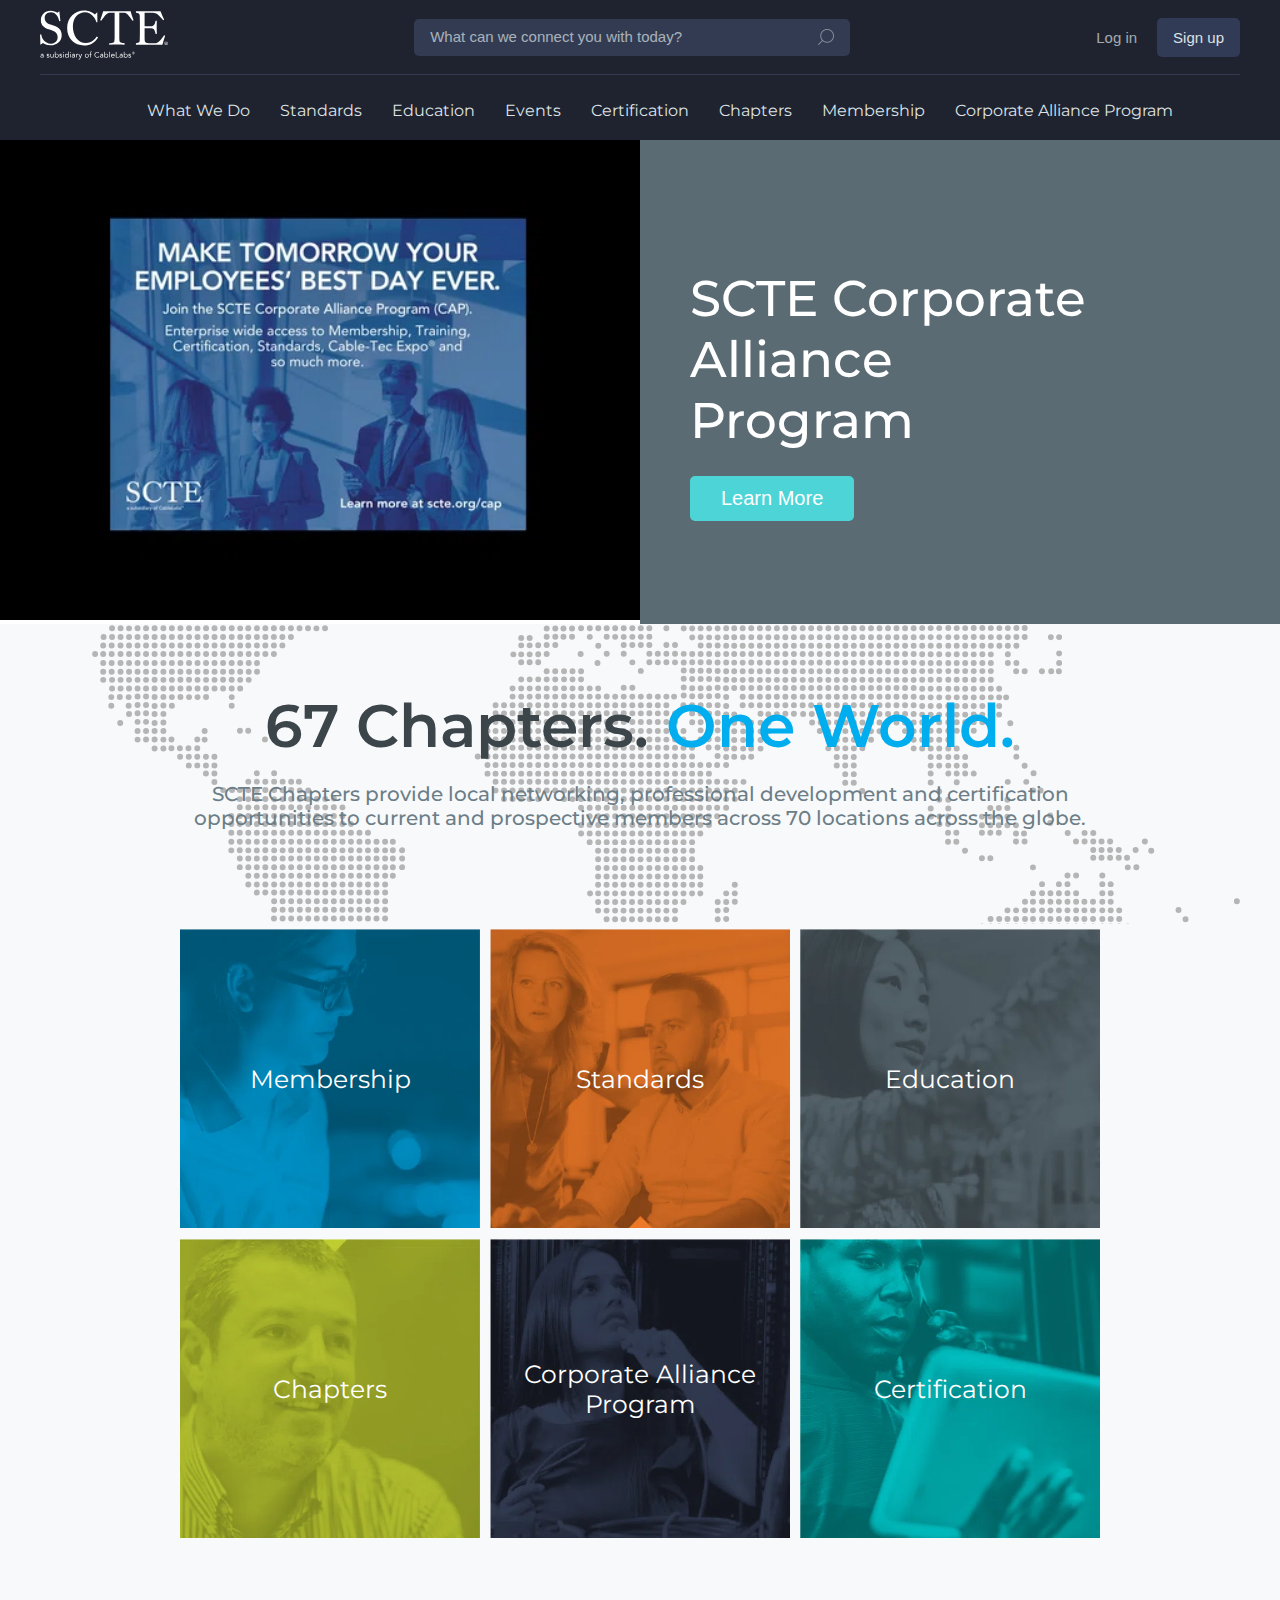
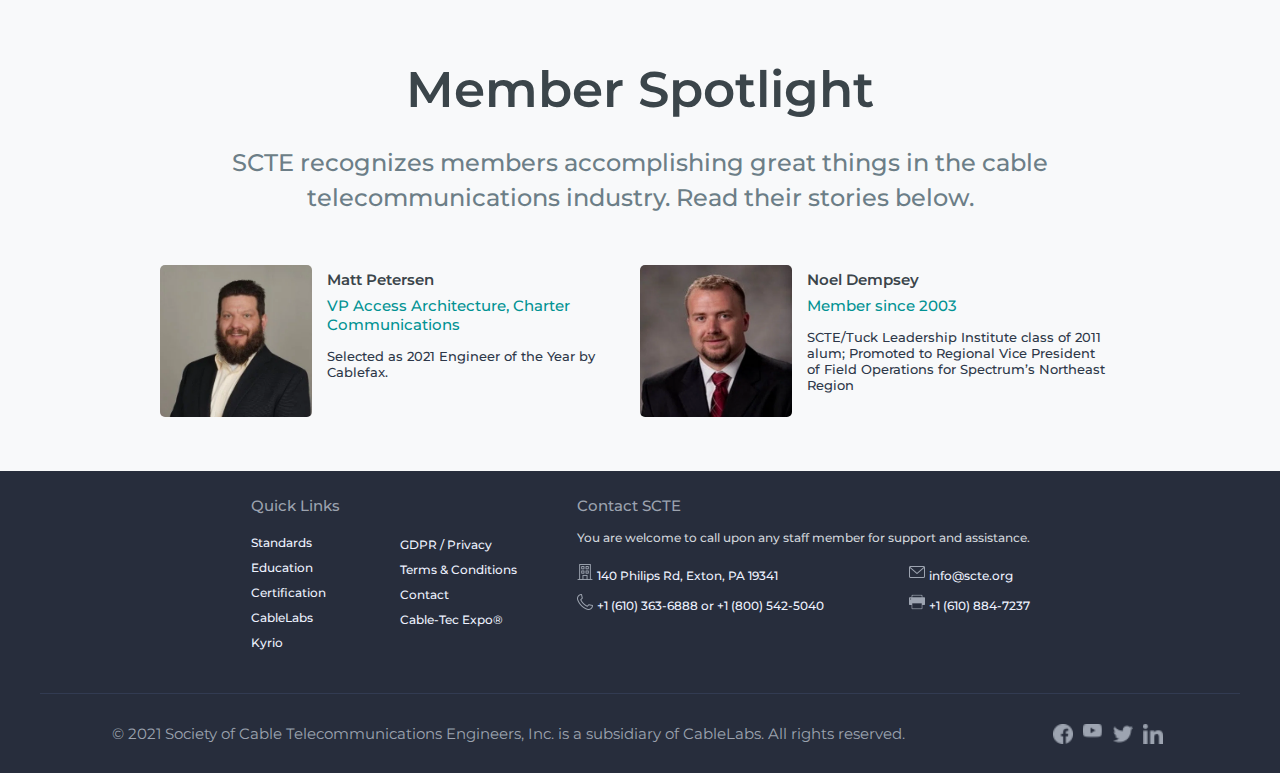
<file: index.html>
<!DOCTYPE html>
<html lang="en">
  <head>
    <link rel="stylesheet" href="./assets/style/scte.css" />
    <title>SCTE</title>
    <meta charset="UTF-8" />
    <meta http-equiv="X-UA-Compatible" content="IE=edge" />
    <meta name="viewport" content="width=device-width, initial-scale=1.0" />
    <title>Document</title>
    <link rel="preconnect" href="https://fonts.googleapis.com" />
    <link rel="preconnect" href="https://fonts.gstatic.com" crossorigin />
    <link
      href="https://fonts.googleapis.com/css2?family=Montserrat:wght@300;400;500;600;700&display=swap"
      rel="stylesheet"
    />
    <link
      href="https://fonts.googleapis.com/css2?family=Roboto:wght@300;400;500;700&display=swap"
      rel="stylesheet"
    />
  </head>
  <body>
    <!-- main_container_header -->
    <div class="main_container_header">
      <!-- header_logo_form_button -->
      <div class="container header_logo_form_button">
        <!-- right_side_logo -->
        <div class="right_side_logo">
          <img src="./assets/images/logo.svg" />
        </div>
        <!-- middle_form -->
        <div class="middle_form">
          <form>
            <input
              type="text"
              placeholder="What can we connect you with today?"
            />
          </form>
          <!-- form_image -->
          <img src="./assets/images/searching.png" />
        </div>
        <!-- left_side_buttons_div -->
        <div class="left_side_buttons_div">
          <!-- log -->
          <button class="log">Log in</button>
          <button>Sign up</button>
        </div>
      </div>
      <!-- ul_li -->
      <div class="ul_li">
        <!-- just_ul -->
        <ul class="just_ul">
          <li>What We Do</li>
          <li>Standards</li>
          <li>Education</li>
          <li>Events</li>
          <li>Certification</li>
          <li>Chapters</li>
          <li>Membership</li>
          <li>Corporate Alliance Program</li>
        </ul>
      </div>
    </div>
    <!-- responsive_container_for_mobile -->
    <div class="responsive_container_for_mobile">
      <!-- main_div_header -->
      <div class="main_div_header">
        <!-- hamburger_div -->
        <div onclick="navigationMenus()" class="hamburger_div">
          <div class="line"></div>
          <div class="line"></div>
          <div class="line"></div>
        </div>
        <!-- logo -->
        <div class="logo">
          <img src="./assets/images/logo.svg" />
        </div>
        <!-- search_logo -->
        <img class="search_logo" src="./assets/images/searching.png" />
      </div>
    </div>
    <!--background_color_side_nav_lists -->
    <div id="navigations" class="background_color_side_nav_lists">
      <!-- 1nd_main_arrow_and_text_div -->
      <div class="main_arrow_and_text_div">
        <!--1st_arrow_text -->
        <div class="arrow_text">
          <!-- image -->
          <di class="image">
            <img src="./assets/images/right-arrow.png" />
          </di>
          <!-- text -->
          <div class="text">
            <p>What We Do</p>
          </div>
        </div>
      </div>
      <!-- 2nd_main_arrow_and_text_div -->
      <div class="main_arrow_and_text_div">
        <!--2st_arrow_text -->
        <div class="arrow_text">
          <!-- image -->
          <di class="image">
            <img src="./assets/images/right-arrow.png" />
          </di>
          <!-- text -->
          <div class="text">
            <p>Standards</p>
          </div>
        </div>
      </div>
      <!-- 3rd_main_arrow_and_text_div -->
      <div class="main_arrow_and_text_div">
        <!--3rd_arrow_text -->
        <div class="arrow_text">
          <!-- image -->
          <di class="image">
            <img src="./assets/images/right-arrow.png" />
          </di>
          <!-- text -->
          <div class="text">
            <p>Education</p>
          </div>
        </div>
      </div>
      <!-- 4th_main_arrow_and_text_div -->
      <div class="main_arrow_and_text_div">
        <!--4th_arrow_text -->
        <div class="arrow_text">
          <!-- image -->
          <di class="image">
            <img src="./assets/images/right-arrow.png" />
          </di>
          <!-- text -->
          <div class="text">
            <p>Education</p>
          </div>
        </div>
      </div>
      <!-- 5th_main_arrow_and_text_div -->
      <div class="main_arrow_and_text_div">
        <!--5th_arrow_text -->
        <div class="arrow_text">
          <!-- image -->
          <di class="image">
            <img src="./assets/images/right-arrow.png" />
          </di>
          <!-- text -->
          <div class="text">
            <p>Certification</p>
          </div>
        </div>
      </div>
      <!-- 6th_main_arrow_and_text_div -->
      <div class="main_arrow_and_text_div">
        <!--6th_arrow_text -->
        <div class="arrow_text">
          <!-- image -->
          <di class="image">
            <img src="./assets/images/right-arrow.png" />
          </di>
          <!-- text -->
          <div class="text">
            <p>Chapters</p>
          </div>
        </div>
      </div>
      <!-- 7th_main_arrow_and_text_div -->
      <div class="main_arrow_and_text_div">
        <!--7th_arrow_text -->
        <div class="arrow_text">
          <!-- image -->
          <di class="image">
            <img src="./assets/images/right-arrow.png" />
          </di>
          <!-- text -->
          <div class="text">
            <p>Membership</p>
          </div>
        </div>
      </div>
      <!-- 8th_main_arrow_and_text_div -->
      <div class="main_arrow_and_text_div">
        <!--8th_arrow_text -->
        <div class="arrow_text">
          <!-- image -->
          <di class="image">
            <img src="./assets/images/right-arrow.png" />
          </di>
          <!-- text -->
          <div class="text">
            <p>Corporate Alliance Program</p>
          </div>
        </div>
      </div>
      <!-- buttons_div_for responsive -->
      <div class="buttons_div_for_responsive">
        <button class="chnage">LOG IN</button>
        <button class="sign">SIGN UP</button>
      </div>
    </div>
    <!-- main_middle_container -->
    <div class="main_middle_container">
      <!-- image_div -->
      <div class="image_div">
        <img src="./assets/images/capmargins.width-512.format-webp.webp" />
      </div>
      <!-- background_color_button -->
      <div class="background_color_button">
        <!-- heading_button  -->
        <div class="heading_button">
          <h3>SCTE Corporate Alliance Program</h3>
          <button>Learn More</button>
        </div>
      </div>
    </div>
    <!-- background_color_div -->
    <div class="background_color_div">
      <!-- main_container_back_image_h3_text_cards -->
      <div class="container main_container_back_image_h3_text_cards">
        <!-- background_image -->
        <div class="background_image">
          <!-- heading_text -->
          <div class="heading_text">
            <h3 class="change">67 Chapters. <span>One World. </span></h3>
            <p>
              SCTE Chapters provide local networking, professional development
              and certification opportunities to current and prospective members
              across 70 locations across the globe.
            </p>
          </div>
        </div>
      </div>
      <!-- All_cards_div -->
      <div class="container All_cards_div">
        <!-- first_card_div -->
        <div class="first_card_div">
          <!-- back_image -->
          <div class="back_image">
            <p>Membership</p>
          </div>
        </div>
        <!-- second_card_div -->
        <div class="second_card_div">
          <!-- back_image -->
          <div class="back_image">
            <p>Standards</p>
          </div>
        </div>
        <!-- third_card_div -->
        <div class="third_card_div">
          <!-- back_image -->
          <div class="back_image">
            <p>Education</p>
          </div>
        </div>
      </div>
      <div class="container last_three_card_div">
        <!-- fourth_card_div -->
        <div class="fourth_card_div">
          <!-- back_image -->
          <div class="back_image">
            <p>Chapters</p>
          </div>
        </div>
        <!-- fifth_card_div -->
        <div class="fifth_card_div">
          <!-- back_image -->
          <div class="back_image">
            <p>Corporate Alliance Program</p>
          </div>
        </div>
        <!-- sixth_card_div -->
        <div class="sixth_card_div">
          <!-- back_image -->
          <div class="back_image">
            <p>Certification</p>
          </div>
        </div>
      </div>
    </div>
    <!-- background_color -->
    <div class="background_color">
      <!-- main_haeding_para_images -->
      <div class="container main_heading_para">
        <!-- heading_para -->
        <div class="heading_para">
          <h2>Member Spotlight</h2>
          <!-- para_div -->
          <div class="para_div">
            <p>
              SCTE recognizes members accomplishing great things in the cable
              telecommunications industry. Read their stories below.
            </p>
          </div>
        </div>
      </div>
      <!-- both_pic_main_div -->
      <div class="container both_pic_main_div">
        <!-- first_image -->
        <div class="first_image">
          <!-- just_pic_div -->
          <div class="just_pic_div">
            <img src="./assets/images/onepic.webp" />
          </div>

          <!-- text_div -->
          <div class="text_div">
            <h3>Matt Petersen</h3>
            <p>VP Access Architecture, Charter Communications</p>
            <p class="different_p">
              Selected as 2021 Engineer of the Year by Cablefax.
            </p>
          </div>
        </div>
        <!-- second_image -->
        <div class="second_image">
          <!-- just_pic_div -->
          <div class="just_pic_div">
            <img src="./assets/images/twopic.webp" />
          </div>

          <!-- text_div -->
          <div class="text_div">
            <h3>Noel Dempsey</h3>
            <p>Member since 2003</p>
            <p class="different_p">
              SCTE/Tuck Leadership Institute class of 2011 alum; Promoted to
              Regional Vice President of Field Operations for Spectrum’s
              Northeast Region
            </p>
          </div>
        </div>
      </div>
    </div>
    <!-- footer_background_color -->
    <div class="footer_background_color">
      <!-- main_upper_div_uls -->
      <div class="container main_upper_div_uls">
        <!-- first_two_uls -->
        <div class="first_two_uls">
          <!-- first_ul_div -->
          <div class="first_ul_div">
            <h3>Quick Links</h3>
            <ul class="first_ul">
              <li>Standards</li>
              <li>Education</li>
              <li>Certification</li>
              <li>CableLabs</li>
              <li>Kyrio</li>
            </ul>
          </div>
          <!-- middle_ul_div -->
          <div class="middle_ul_div">
            <ul class="middle_ul">
              <li>GDPR / Privacy</li>
              <li>Terms & Conditions</li>
              <li>Contact</li>
              <li>Cable-Tec Expo®</li>
            </ul>
          </div>
        </div>
        <!-- last_ul_div -->
        <div class="last_ul_div">
          <!-- h3 -->
          <h3>Contact SCTE</h3>
          <!-- ul_div_p -->
          <p>
            You are welcome to call upon any staff member for support and
            assistance.
          </p>
          <!-- last_ul -->
          <ul class="last_ul">
            <!-- flex_div -->
            <div class="flex_div">
              <li>
                <img src="./assets/images/building.png" />
                <span class="text">140 Philips Rd, Exton, PA 19341</span>
              </li>
              <li>
                <img src="./assets/images/phone.png" />

                <span class="text">
                  +1 (610) 363-6888 or +1 (800) 542-5040
                </span>
              </li>
            </div>
            <!-- flex_other -->
            <div class="flex_other">
              <li>
                <img src="./assets/images/envelope.png" />
                <span class="text"> info@scte.org </span>
              </li>
              <li>
                <img src="./assets/images/fax-machine.png" />
                <span class="text"> +1 (610) 884-7237 </span>
              </li>
            </div>
          </ul>
        </div>
      </div>
      <!-- last_text_logos -->
      <div class="container last_text_logos">
        <!-- just_p -->
        <div class="just_p">
          <p>
            © 2021 Society of Cable Telecommunications Engineers, Inc. is a
            subsidiary of CableLabs. All rights reserved.
          </p>
        </div>
        <!-- logos_div -->
        <div class="logos_div">
          <img src="./assets/images/facebook.png" />
          <img class="youtube" src="./assets/images/youtube.png" />
          <img src="./assets/images/twitter.png" />
          <img src="./assets/images/linkedin.png" />
        </div>
      </div>
    </div>
    <!-- end -->
    <script>
      function navigationMenus() {
        var a = document.getElementById("navigations");
        if (a.style.display == "block") {
          a.style.display = "none";
        } else {
          a.style.display = "block";
        }
      }
    </script>
  </body>
</html>
</file>
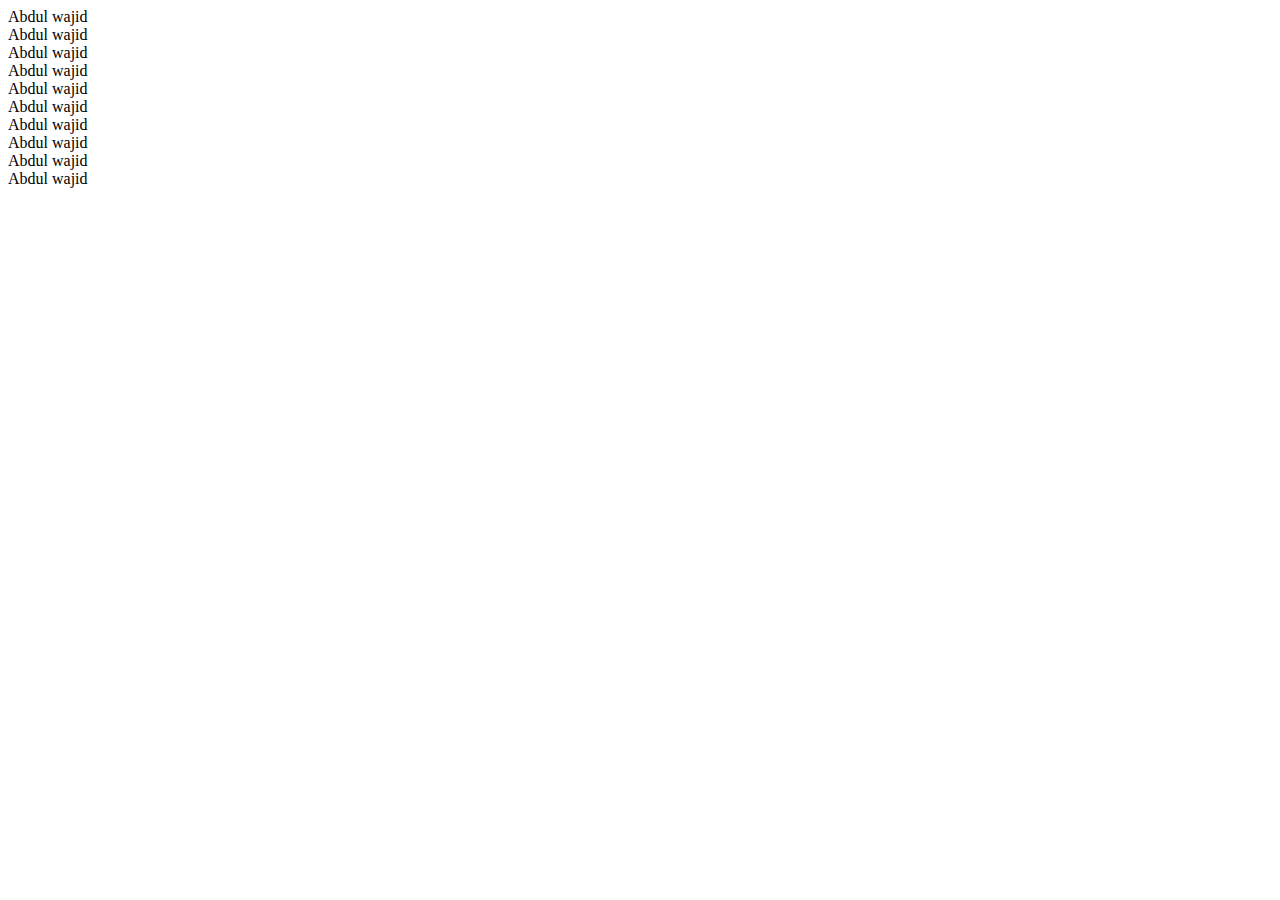
<file: javascript.html>
<!DOCTYPE html>
<html lang="en">
  <head>
    <meta charset="UTF-8" />
    <meta http-equiv="X-UA-Compatible" content="IE=edge" />
    <meta name="viewport" content="width=device-width, initial-scale=1.0" />
    <title>javascript</title>
  </head>
  <body>
    
    <script>
    var a = 1 ;
    do{
      document.write("Abdul wajid <br>")
      a++;
    }while(a <= 10)
    </script>
  </body>
 </html>
</file>
<file: assets/style/scte.css>
body {
  font-family: "Roboto", sans-serif;
  font-family: "Montserrat", sans-serif;
  margin: 0px;
  padding: 0px;
}
#navigations{
  display: none;
}
/* container */
.container {
  max-width: 1200px;
  margin: auto;
}
/* main_container_header */
.main_container_header {
  width: 100%;
  background-color: #1f232f;
  height: 140px;
}
/* responsive_container_for_mobile */
.responsive_container_for_mobile {
  background-color: #1f232f;
  margin: 0px;
  display: none;
  border: 1px solid #1f232f;
}
/* main_div_header */
.responsive_container_for_mobile .main_div_header {
  display: flex;
  justify-content: space-between;
  align-items: center;
  padding: 15px 15px;
}
/* hamburger_div */
.responsive_container_for_mobile .main_div_header .hamburger_div {
  width: 25px;
  cursor: pointer;
}
/* .hamburger_line */
.responsive_container_for_mobile .main_div_header .hamburger_div .line {
  background-color: white;
  border-radius: 40px;
  height: 2px;
  margin: 5px 0px;
  
}
/* logo */
.responsive_container_for_mobile .main_div_header .logo {
  width: 35%;
  display: flex;
  align-items: center;
}
/* image */
.responsive_container_for_mobile .main_div_header .logo img {
  height: 35px;
}
/* .search_logo */
.responsive_container_for_mobile .main_div_header .search_logo {
  height: 25px;
  color: rgba(221, 226, 229);
  opacity: 0.5;
}
/* header_logo_form_button */
.main_container_header .header_logo_form_button {
  display: flex;
  justify-content: space-between;
  align-items: center;
  padding: 10px 0px;
  border-bottom: 1px solid #323b52;
}
/* background_color_side_nav_lists */
.background_color_side_nav_lists {
  background-color: #323b52;
  position: absolute;
  width: 100%;
}
/* main_arrow_and_text_div */
.background_color_side_nav_lists .main_arrow_and_text_div {
  margin: 0px;
  padding: 5px 15px;
}
/* 1st_arrow_text */
.background_color_side_nav_lists .main_arrow_and_text_div .arrow_text {
  display: flex;
  align-items: center;
}
/* image */
.background_color_side_nav_lists .main_arrow_and_text_div .arrow_text .image {
  background: #272d3c;
  height: 20px;
  border-radius: 4px;
  padding: 5px 10px;
}

/* just_img */
.background_color_side_nav_lists
  .main_arrow_and_text_div
  .arrow_text
  .image
  img {
  height: 13px;
}
/* text */
.background_color_side_nav_lists .main_arrow_and_text_div .arrow_text .text {
  font-weight: 500;
  color: #d1d5db;
  font-size: 15px;
  padding: 0px 10px;
}
/* .just_p */
.background_color_side_nav_lists .main_arrow_and_text_div .arrow_text .text p {
  margin: 0px;
}
/* buttons_div_for_responsive */
.background_color_side_nav_lists .buttons_div_for_responsive {
  text-align: center;
 padding: 25px 0px;
}
/* login_button */
.background_color_side_nav_lists .buttons_div_for_responsive .chnage {
  background: #323b52;
  color: #309dca;
  border: 1px solid #2fbdf2;
  border-radius: 3px;
  padding: 8px 35px;
  font-size: 14px;
  font-weight: 600;
  margin: 0px 5px;
}
/* sign_button */
.background_color_side_nav_lists .buttons_div_for_responsive .sign {
  background: #f17a28;
  color: white;
  border: 2px solid #f17a28;
  border-radius: 3px;
  padding: 8px 35px;
  font-size: 14px;
  font-weight: 600;
  margin: 0px 5px;
}
/* image */
.main_container_header .header_logo_form_button .right_side_logo img {
  height: 50px;
  cursor: pointer;
}
/* middle_form */
.main_container_header .header_logo_form_button .middle_form {
  display: flex;
  align-items: center;
  width: 35%;
}
/* just_form_div */
.main_container_header .header_logo_form_button .middle_form form {
  width: 100%;
}
/* form_input */
.main_container_header .header_logo_form_button .middle_form input {
  width: 100%;
  background: #323b52;
  padding: 10px 15px;
  border-radius: 5px;
  border: 1px transparent solid;
  cursor: pointer;
}
/* placeholder */
.main_container_header
  .header_logo_form_button
  .middle_form
  input::placeholder {
  color: rgba(221, 226, 229);
  opacity: 0.7;
  font-size: 15px;
}
/* form_image */
.main_container_header .header_logo_form_button .middle_form img {
  color: rgba(221, 226, 229);
  opacity: 0.5;
  cursor: pointer;
}

/* just_buttons */
.main_container_header .header_logo_form_button .left_side_buttons_div button {
  background: #323b56;
  color: rgba(221, 226, 229);
  opacity: 1;
  border: 1px solid transparent;
  padding: 10px 15px;
  border-radius: 5px;
  font-size: 15px;
  cursor: pointer;
}
/* log */
.main_container_header .header_logo_form_button .left_side_buttons_div .log {
  color: rgba(221, 226, 229);
  opacity: 0.7;
  background: #1f232f;
  border: 1px transparent solid;
}
/* ul_li */
.main_container_header .ul_li .just_ul {
  display: flex;
  font-size: 16px;
  list-style: none;
  color: rgba(221, 226, 229);
  opacity: 1;
  justify-content: center;
  font-weight: 400;
  cursor: pointer;
}
.main_container_header .ul_li .just_ul li {
  padding: 10px 15px;
}
/* main_middle_container */
.main_middle_container {
  width: 100%;
  display: flex;
}
/* image_div */
.main_middle_container .image_div {
  width: 50%;
}
/* img */
.main_middle_container .image_div img {
  width: 100%;
}
/* background_color_button */
.main_middle_container .background_color_button {
  background-color: #5b6b73;
  width: 50%;
  display: flex;
  align-items: center;
}
/* heading_button */
.main_middle_container .background_color_button .heading_button {
  padding: 0px 50px;
}
/* h3 */
.main_middle_container .background_color_button .heading_button h3 {
  color: white;
  width: 80%;
  font-size: 50px;
  font-weight: 500;
  margin: 0px;
  padding: 25px 0px;
}
/* button */
.main_middle_container .background_color_button button {
  background-color: #4dd4d6;
  padding: 10px 30px;
  color: white;
  font-size: 20px;
  border-radius: 5px;
  border: 1px solid transparent;
}
/* background_color_div */
.background_color_div {
  background: #f8f9fa;
}
/* main_container_back_image_h3_text_cards */
.background_color_div .main_container_back_image_h3_text_cards {
  width: 100%;
}
/* background_image */
.background_color_div
  .main_container_back_image_h3_text_cards
  .background_image {
  background-image: url("../images/map.svg");
  background-size: cover;
  background-position: center;
  background-repeat: no-repeat;
  height: 300px;
}
/* heading_text */
.background_color_div
  .main_container_back_image_h3_text_cards
  .background_image
  .heading_text {
  display: flex;
  flex-direction: column;
  justify-content: center;
  align-items: center;
  height: 290px;
  padding: 0px 105px;
}
/* just_h3 */
.background_color_div
  .main_container_back_image_h3_text_cards
  .background_image
  .heading_text
  .change {
  color: #3b454a;
  font-size: 60px;
  font-weight: 600;
  margin: 0px;
}
/* span */
.background_color_div
  .main_container_back_image_h3_text_cards
  .background_image
  .heading_text
  .change
  span {
  color: #00aeef;
}
/* just_p */
.background_color_div
  .main_container_back_image_h3_text_cards
  .background_image
  .heading_text
  p {
  font-size: 20px;
  color: #6c7e87;
  font-weight: 500;
  text-align: center;
}
/* All_cards_div */
.background_color_div .All_cards_div {
  display: flex;
  justify-content: center;
  flex-wrap: wrap;
}
/* first_card_div */
.background_color_div .All_cards_div .first_card_div {
  width: 25%;
  margin: 5px 5px;
}
/* back_image */
.background_color_div .All_cards_div .first_card_div .back_image {
  background-image: url("../images/one.webp");
  background-size: contain;
  background-repeat: no-repeat;
  height: 300px;
  display: flex;
  justify-content: center;
  align-items: center;
}
/* just_p */
.background_color_div .All_cards_div .first_card_div .back_image p {
  font-size: 25px;
  font-weight: 400;
  color: white;
}
/* second_card_div */
.background_color_div .All_cards_div .second_card_div {
  width: 25%;
  margin: 5px 5px;
}
/* back_image */
.background_color_div .All_cards_div .second_card_div .back_image {
  background-image: url("../images/two.webp");
  background-size: contain;
  background-repeat: no-repeat;
  height: 300px;
  display: flex;
  justify-content: center;
  align-items: center;
}
/* just_p */
.background_color_div .All_cards_div .second_card_div .back_image p {
  font-size: 25px;
  font-weight: 400;
  color: white;
}
/* third_card_div */
.background_color_div .All_cards_div .third_card_div {
  width: 25%;
  margin: 5px 5px;
}
/* back_image */
.background_color_div .All_cards_div .third_card_div .back_image {
  background-image: url("../images/three.webp");
  background-size: contain;
  background-repeat: no-repeat;
  height: 300px;
  display: flex;
  justify-content: center;
  align-items: center;
}
/* just_p */
.background_color_div .All_cards_div .third_card_div .back_image p {
  font-size: 25px;
  font-weight: 400;
  color: white;
}
/* last_three_card_div */
.background_color_div .last_three_card_div {
  display: flex;
  justify-content: center;
  flex-wrap: wrap;
}
/* fourth_card_div */
.background_color_div .last_three_card_div .fourth_card_div {
  width: 25%;
  margin: 5px 5px;
}
/* back_image */
.background_color_div .last_three_card_div .fourth_card_div .back_image {
  background-image: url("../images/four.webp");
  background-size: contain;
  background-repeat: no-repeat;
  height: 300px;
  display: flex;
  justify-content: center;
  align-items: center;
}
/* just_p */
.background_color_div .last_three_card_div .fourth_card_div .back_image p {
  font-size: 25px;
  font-weight: 400;
  color: white;
}
/* fifth_card_div */
.background_color_div .last_three_card_div .fifth_card_div {
  width: 25%;
  margin: 5px 5px;
}
/* back_image */
.background_color_div .last_three_card_div .fifth_card_div .back_image {
  background-image: url("../images/five.webp");
  background-size: contain;
  background-repeat: no-repeat;
  height: 300px;
  display: flex;
  justify-content: center;
  align-items: center;
}
/* just_p */
.background_color_div .last_three_card_div .fifth_card_div .back_image p {
  font-size: 25px;
  font-weight: 400;
  color: white;
  text-align: center;
}
/* sixth_card_div */
.background_color_div .last_three_card_div .sixth_card_div {
  width: 25%;
  margin: 5px 5px;
}
/* back_image */
.background_color_div .last_three_card_div .sixth_card_div .back_image {
  background-image: url("../images/six.webp");
  background-size: contain;
  background-repeat: no-repeat;
  height: 300px;
  display: flex;
  justify-content: center;
  align-items: center;
}
/* just_p */
.background_color_div .last_three_card_div .sixth_card_div .back_image p {
  font-size: 25px;
  font-weight: 400;
  color: white;
}
/* background_color */
.background_color {
  background-color: #f8f9fa;
  padding: 50px 0px;
}
/* main_haeding_para */
.background_color .main_heading_para {
  width: 100%;
  padding: 65px 0px 25px 0px;
}
/* heading_para */
.background_color .main_heading_para .heading_para {
  display: flex;
  flex-direction: column;
  align-items: center;
}
/* h2 */
.background_color .main_heading_para .heading_para h2 {
  margin: 0px;
  color: #3b454a;
  font-size: 50px;
  font-weight: 600;
}
/* p_div */
.background_color .main_heading_para .heading_para .para_div {
  width: 70%;
  text-align: center;
  line-height: 35px;
}
/* just_p */
.background_color .main_heading_para .heading_para .para_div p {
  color: #6c7e87;
  font-size: 24px;
  font-weight: 500;
  margin: 0px;
  padding: 25px 0px;
}
/* both_pic_main_div */
.background_color .both_pic_main_div {
  width: 100%;
  display: flex;
  justify-content: center;
}
/* first_image */
.background_color .both_pic_main_div .first_image {
  display: flex;
  width: 40%;
}

/* just_image */
.background_color .both_pic_main_div .first_image .just_pic_div img {
  height: 152px;
  border-radius: 5px;
}
/* text_div */
.background_color .both_pic_main_div .first_image .text_div {
  padding: 5px 15px;
}
.background_color .both_pic_main_div .first_image .text_div h3 {
  color: #3b454a;
  font-size: 15px;
  font-weight: 600;
  margin: 0px;
}
.background_color .both_pic_main_div .first_image .text_div p {
  color: #019293;
  font-size: 15px;
  font-weight: 500;
  margin: 0px;
  padding: 7px 0px;
}
/* different_p */
.background_color .both_pic_main_div .first_image .text_div .different_p {
  color: #2d3748;
  font-size: 13px;
  font-weight: 500;
}
/* second_image */
.background_color .both_pic_main_div .second_image {
  display: flex;
  width: 40%;
}

/* just_image */
.background_color .both_pic_main_div .second_image .just_pic_div img {
  height: 152px;
  border-radius: 5px;
}
/* text_div */
.background_color .both_pic_main_div .second_image .text_div {
  padding: 5px 15px;
}
.background_color .both_pic_main_div .second_image .text_div h3 {
  color: #3b454a;
  font-size: 15px;
  font-weight: 600;
  margin: 0px;
}
.background_color .both_pic_main_div .second_image .text_div p {
  color: #019293;
  font-size: 15px;
  font-weight: 500;
  margin: 0px;
  padding: 7px 0px;
}
/* different_p */
.background_color .both_pic_main_div .second_image .text_div .different_p {
  color: #2d3748;
  font-size: 13px;
  font-weight: 500;
}
/* footer_background_color */
.footer_background_color {
  background-color: #272d3c;
}
/* main_upper_div_uls */
.footer_background_color .main_upper_div_uls {
  display: flex;
  justify-content: center;
  border-bottom: 1px solid #323b52;
}
/* first_two_uls */
.footer_background_color .main_upper_div_uls .first_two_uls {
  display: flex;
}

/* first_ul_div */
.footer_background_color .main_upper_div_uls .first_two_uls .first_ul_div {
  padding: 10px 30px;
}
/* first_ul_just */
.footer_background_color .main_upper_div_uls .first_two_uls .first_ul {
  list-style: none;
  margin: 0px;
  padding: 0px;
}
/* h3 */
.footer_background_color .main_upper_div_uls .first_two_uls .first_ul_div h3 {
  color: #9ca3af;
  font-size: 15px;
  font-weight: 500;
  margin: 0px;
  padding: 15px 0px;
  cursor: pointer;
}
/* li */
.footer_background_color .main_upper_div_uls .first_two_uls .first_ul_div li {
  line-height: 25px;
  color: #eef2ff;
  font-weight: 500;
  cursor: pointer;
  font-size: 12px;
}
/* middle_ul_dil */
.footer_background_color .main_upper_div_uls .first_two_uls .middle_ul_div {
  padding: 45px 30px;
}
/* middle_ul */
.footer_background_color
  .main_upper_div_uls
  .first_two_uls
  .middle_ul_div
  .middle_ul {
  list-style: none;
  padding: 0px 0px;
}
/* li */
.footer_background_color
  .main_upper_div_uls
  .first_two_uls
  .middle_ul_div
  .middle_ul
  li {
  line-height: 25px;
  color: #eef2ff;
  font-weight: 500;
  cursor: pointer;
  font-size: 12px;
}
/* last_ul_div */
.footer_background_color .main_upper_div_uls .last_ul_div {
  padding: 10px 30px;
}
/* h3 */
.footer_background_color .main_upper_div_uls .last_ul_div h3 {
  color: #9ca3af;
  font-size: 15px;
  font-weight: 500;
  margin: 0px;
  cursor: pointer;
  padding: 15px 0px;
}
/* just_p */
.footer_background_color .main_upper_div_uls .last_ul_div p {
  color: #d1d5db;
  font-size: 12px;
  font-weight: 500;
  margin: 0px;
}
/* last_ul */
.footer_background_color .main_upper_div_uls .last_ul_div .last_ul {
  margin: 0px;
  list-style: none;
  padding: 15px 0px;
  display: flex;
  justify-content: space-between;
  line-height: 30px;
}
/* span */
.footer_background_color
  .main_upper_div_uls
  .last_ul_div
  .last_ul
  .flex_div
  .text {
  line-height: 25px;
  color: #eef2ff;
  font-weight: 500;
  cursor: pointer;
  font-size: 12px;
}
.footer_background_color
  .main_upper_div_uls
  .last_ul_div
  .last_ul
  .flex_other
  .text {
  line-height: 25px;
  color: #eef2ff;
  font-weight: 500;
  cursor: pointer;
  font-size: 12px;
}
/* last_text_logos */
.footer_background_color .last_text_logos {
  display: flex;
  align-items: center;
  justify-content: space-around;
  padding: 15px 0px;
}
/* .just_p */
.footer_background_color .last_text_logos .just_p {
  font-size: 15px;
  font-weight: 400;
}
/* p */
.footer_background_color .last_text_logos .just_p p {
  color: #9ca3af;
}
/* logos_div */
.footer_background_color .last_text_logos .logos_div {
  display: flex;
  align-items: center;
}
.footer_background_color .last_text_logos .logos_div img {
  height: 20px;
  display: flex;
  align-items: center;
  padding: 0px 5px;
}
/* Media_queries_320_479_width */
@media (max-width: 479px) and (min-width: 320px) {
  .main_container_header {
    display: none;
  }
  /* responsive_container_for_mobile */
  .responsive_container_for_mobile {
    display: block;
  }
  /* .responsive_container_for_mobile .main_div_header */
  .responsive_container_for_mobile .main_div_header {
    padding: 15px 10px;
    display: flex;
    align-items: center;
    justify-content: space-between;
  }
  /* .responsive_container_for_mobile .main_div_header h3 */
  .responsive_container_for_mobile .main_div_header h3 {
    font-size: 13px;
    color: white;
  }
  /* .responsive_container_for_mobile .main_div_header .logo */
  .responsive_container_for_mobile .main_div_header .logo {
    width: 40%;
  }
  /* .responsive_container_for_mobile .main_div_header .logo img */
  .responsive_container_for_mobile .main_div_header .logo img {
    height: 35px;
  }
  /* .responsive_container_for_mobile .main_div_header .search_logo  */
  .responsive_container_for_mobile .main_div_header .search_logo {
    height: 25px;
    color: white !important;
  }
  .main_middle_container {
    flex-direction: column;
  }
  .main_middle_container .image_div {
    width: 100%;
  }
  .main_middle_container .background_color_button {
    width: 100%;
  }
  .main_middle_container .background_color_button .heading_button {
    padding: 15px 50px;
  }
  .main_middle_container .background_color_button .heading_button h3 {
    width: 100%;
    font-size: 30px;
  }
  .main_middle_container .background_color_button button {
    font-size: 10px;
  }
  .background_color_div
    .main_container_back_image_h3_text_cards
    .background_image {
    height: 340px;
  }
  .background_color_div
    .main_container_back_image_h3_text_cards
    .background_image
    .heading_text {
    height: 600px;
    padding: 0px;
  }
  .background_color_div
    .main_container_back_image_h3_text_cards
    .background_image
    .heading_text
    .change {
    font-size: 45px;
    text-align: center;
  }
  .background_color_div
    .main_container_back_image_h3_text_cards
    .background_image
    .heading_text
    p {
    font-size: 20px;
    font-weight: 500;
    line-height: 30px;
  }
  .background_color_div .All_cards_div {
    flex-direction: column;
    padding: 140px 0px 0px 0px;
  }
  .background_color_div .All_cards_div .first_card_div {
    width: 85%;
    margin: 5px 0px;
    padding: 0px 24px;
  }
  .background_color_div .All_cards_div .first_card_div .back_image {
    background-size: cover;

    height: 155px;
  }
  .background_color_div .All_cards_div .first_card_div .back_image p {
    font-size: 21px;
    font-weight: 500;
  }
  .background_color_div .All_cards_div .second_card_div {
    width: 85%;
    margin: 5px 0px;
    padding: 0px 24px;
  }
  .background_color_div .All_cards_div .second_card_div .back_image {
    background-size: cover;
    height: 155px;
  }
  .background_color_div .All_cards_div .second_card_div .back_image p {
    font-size: 21px;
    font-weight: 500;
  }
  .background_color_div .All_cards_div .third_card_div {
    width: 85%;
    margin: 5px 0px;
    padding: 0px 24px;
  }
  .background_color_div .All_cards_div .third_card_div .back_image {
    background-size: cover;
    height: 155px;
  }
  .background_color_div .All_cards_div .third_card_div .back_image p {
    font-size: 21px;
    font-weight: 500;
  }
  .background_color_div .last_three_card_div {
    flex-direction: column;
  }
  .background_color_div .last_three_card_div .fourth_card_div {
    width: 85%;
    margin: 5px 0px;
    padding: 0px 24px;
  }
  .background_color_div .last_three_card_div .fourth_card_div .back_image {
    background-size: cover;
    height: 155px;
  }
  .background_color_div .last_three_card_div .fourth_card_div .back_image p {
    font-size: 21px;
    font-weight: 500;
  }
  .background_color_div .last_three_card_div .fifth_card_div {
    width: 85%;
    margin: 5px 0px;
    padding: 0px 24px;
  }
  .background_color_div .last_three_card_div .fifth_card_div .back_image {
    background-size: cover;
    height: 155px;
  }
  .background_color_div .last_three_card_div .fifth_card_div .back_image p {
    font-size: 21px;
    font-weight: 500;
    padding: 0px 70px;
    line-height: 30px;
  }
  .background_color_div .last_three_card_div .sixth_card_div {
    width: 85%;
    margin: 5px 0px;
    padding: 0px 24px;
  }
  .background_color_div .last_three_card_div .sixth_card_div .back_image {
    background-size: cover;
    height: 155px;
  }
  .background_color_div .last_three_card_div .sixth_card_div .back_image p {
    font-size: 21px;
    font-weight: 500;
  }
  .background_color .main_heading_para {
    width: 100%;
    padding: 80px 0px 0px 0px;
  }
  .background_color .main_heading_para .heading_para h2 {
    font-size: 35px;
    text-align: center;
    padding: 0px 15px;
  }
  .background_color .main_heading_para .heading_para .para_div {
    width: 100%;
    line-height: 30px;
    opacity: 1;
  }
  .background_color .main_heading_para .heading_para .para_div p {
    font-size: 20px;
    font-weight: 500;
  }
  .background_color .both_pic_main_div {
    flex-direction: column;
    padding: 0px 0px 70px 0px;
  }
  .background_color .both_pic_main_div .first_image {
    width: 100%;
    padding: 15px 0px;
  }
  .background_color .both_pic_main_div .first_image .just_pic_div {
    width: 50%;
  }
  .background_color .both_pic_main_div .first_image .just_pic_div img {
    height: 130px;
    padding: 0px 10px;
  }
  .background_color .both_pic_main_div .first_image .text_div {
    padding: 5px 10px;
  }
  .background_color .both_pic_main_div .first_image .text_div h3 {
    padding: 0px 0px;
  }
  .background_color .both_pic_main_div .first_image .text_div p {
    font-size: 17px;
    padding: 7px 0px;
  }
  .background_color .both_pic_main_div .first_image .text_div .different_p {
    line-height: 30px;
    font-size: 15px;
    font-weight: 500;
  }
  .background_color .both_pic_main_div .second_image {
    width: 100%;
    padding: 15px 0px;
  }
  .background_color .both_pic_main_div .second_image .just_pic_div {
    width: 50%;
  }
  .background_color .both_pic_main_div .second_image .just_pic_div img {
    height: 130px;
    padding: 0px 10px;
  }
  .background_color .both_pic_main_div .second_image .text_div {
    padding: 5px 10px;
  }
  .background_color .both_pic_main_div .second_image .text_div h3 {
    padding: 0px 0px;
  }
  .background_color .both_pic_main_div .second_image .text_div p {
    font-size: 17px;
    padding: 7px 0px;
  }
  .background_color .both_pic_main_div .second_image .text_div .different_p {
    line-height: 30px;
    font-size: 15px;
    font-weight: 500;
  }

  .footer_background_color .main_upper_div_uls {
    flex-direction: column;
  }

  .footer_background_color
    .main_upper_div_uls
    .last_ul_div
    .last_ul
    .flex_div
    li {
    display: flex;
    align-items: center;
    padding: 5px 0px;
  }
  .footer_background_color
    .main_upper_div_uls
    .last_ul_div
    .last_ul
    .flex_div
    .text {
    font-size: 15px;
    padding: 0px 5px;
    color: #eef2ff !important;
  }
  .footer_background_color
    .main_upper_div_uls
    .last_ul_div
    .last_ul
    .flex_other
    li {
    display: flex;
    align-items: center;
  }
  .footer_background_color
    .main_upper_div_uls
    .last_ul_div
    .last_ul
    .flex_other {
    padding: 5px 0px;
  }
  .footer_background_color
    .main_upper_div_uls
    .last_ul_div
    .last_ul
    .flex_other
    .text {
    line-height: 35px;
    font-weight: 400;
    font-size: 15px;
    padding: 0px 5px;
    color: #eef2ff !important;
  }
  .footer_background_color .main_upper_div_uls .last_ul_div .last_ul {
    flex-direction: column;
  }

  .footer_background_color .last_text_logos {
    flex-direction: column;
    padding: 25px 25px;
    align-items: center;
  }
  .footer_background_color .last_text_logos .just_p {
    font-size: 15px;
    font-weight: 500;
    line-height: 20px;
  }
  .footer_background_color .last_text_logos {
    align-items: unset;
  }
}
@media (max-width: 567px) and (min-width: 480px) {
  .main_container_header {
    display: none;
  }
  /* responsive_container_for_mobile */
  .responsive_container_for_mobile {
    display: block;
  }
  /* .responsive_container_for_mobile .main_div_header */
  .responsive_container_for_mobile .main_div_header {
    padding: 15px 10px;
    display: flex;
    align-items: center;
    justify-content: space-between;
  }
  /* .responsive_container_for_mobile .main_div_header h3 */
  .responsive_container_for_mobile .main_div_header h3 {
    font-size: 13px;
    color: white;
  }
  /* .responsive_container_for_mobile .main_div_header .logo */
  .responsive_container_for_mobile .main_div_header .logo {
    width: 30%;
  }
  /* .responsive_container_for_mobile .main_div_header .logo img */
  .responsive_container_for_mobile .main_div_header .logo img {
    height: 35px;
  }
  /* .responsive_container_for_mobile .main_div_header .search_logo  */
  .responsive_container_for_mobile .main_div_header .search_logo {
    height: 25px;
    color: white !important;
  }
  .main_middle_container {
    flex-direction: column;
  }
  .main_middle_container .image_div {
    width: 100%;
  }
  .main_middle_container .background_color_button {
    width: 100%;
  }
  .main_middle_container .background_color_button .heading_button {
    padding: 15px 50px;
  }
  .main_middle_container .background_color_button .heading_button h3 {
    width: 100%;
    font-size: 30px;
  }
  .main_middle_container .background_color_button button {
    font-size: 10px;
  }
  .background_color_div
    .main_container_back_image_h3_text_cards
    .background_image {
    height: 340px;
  }
  .background_color_div
    .main_container_back_image_h3_text_cards
    .background_image
    .heading_text {
    height: 600px;
    padding: 0px;
  }
  .background_color_div
    .main_container_back_image_h3_text_cards
    .background_image
    .heading_text
    .change {
    font-size: 45px;
    text-align: center;
  }
  .background_color_div
    .main_container_back_image_h3_text_cards
    .background_image
    .heading_text
    p {
    font-size: 20px;
    font-weight: 500;
    line-height: 30px;
  }
  .background_color_div .All_cards_div {
    flex-direction: column;
    padding: 140px 0px 0px 0px;
  }
  .background_color_div .All_cards_div .first_card_div {
    width: 90%;
    margin: 5px 0px;
    padding: 0px 20px;
  }
  .background_color_div .All_cards_div .first_card_div .back_image {
    background-size: cover;

    height: 155px;
  }
  .background_color_div .All_cards_div .first_card_div .back_image p {
    font-size: 21px;
    font-weight: 500;
  }
  .background_color_div .All_cards_div .second_card_div {
    width: 90%;
    margin: 5px 0px;
    padding: 0px 20px;
  }
  .background_color_div .All_cards_div .second_card_div .back_image {
    background-size: cover;
    height: 155px;
  }
  .background_color_div .All_cards_div .second_card_div .back_image p {
    font-size: 21px;
    font-weight: 500;
  }
  .background_color_div .All_cards_div .third_card_div {
    width: 90%;
    margin: 5px 0px;
    padding: 0px 20px;
  }
  .background_color_div .All_cards_div .third_card_div .back_image {
    background-size: cover;
    height: 155px;
  }
  .background_color_div .All_cards_div .third_card_div .back_image p {
    font-size: 21px;
    font-weight: 500;
  }
  .background_color_div .last_three_card_div {
    flex-direction: column;
  }
  .background_color_div .last_three_card_div .fourth_card_div {
    width: 90%;
    margin: 5px 0px;
    padding: 0px 20px;
  }
  .background_color_div .last_three_card_div .fourth_card_div .back_image {
    background-size: cover;
    height: 155px;
  }
  .background_color_div .last_three_card_div .fourth_card_div .back_image p {
    font-size: 21px;
    font-weight: 500;
  }
  .background_color_div .last_three_card_div .fifth_card_div {
    width: 90%;
    margin: 5px 0px;
    padding: 0px 20px;
  }
  .background_color_div .last_three_card_div .fifth_card_div .back_image {
    background-size: cover;
    height: 155px;
  }
  .background_color_div .last_three_card_div .fifth_card_div .back_image p {
    font-size: 21px;
    font-weight: 500;
    padding: 0px 70px;
    line-height: 30px;
  }
  .background_color_div .last_three_card_div .sixth_card_div {
    width: 90%;
    margin: 5px 0px;
    padding: 0px 20px;
  }
  .background_color_div .last_three_card_div .sixth_card_div .back_image {
    background-size: cover;
    height: 155px;
  }
  .background_color_div .last_three_card_div .sixth_card_div .back_image p {
    font-size: 21px;
    font-weight: 500;
  }
  .background_color .main_heading_para {
    width: 100%;
    padding: 80px 0px 0px 0px;
  }
  .background_color .main_heading_para .heading_para h2 {
    font-size: 35px;
    text-align: center;
    padding: 0px 15px;
  }
  .background_color .main_heading_para .heading_para .para_div {
    width: 100%;
    line-height: 30px;
    opacity: 1;
  }
  .background_color .main_heading_para .heading_para .para_div p {
    font-size: 20px;
    font-weight: 500;
  }
  .background_color .both_pic_main_div {
    flex-direction: column;
    padding: 0px 0px 70px 0px;
  }
  .background_color .both_pic_main_div .first_image {
    width: 100%;
    padding: 15px 0px;
  }

  .background_color .both_pic_main_div .first_image .just_pic_div img {
    height: 130px;
    padding: 0px 10px;
  }
  .background_color .both_pic_main_div .first_image .text_div {
    padding: 5px 10px;
  }
  .background_color .both_pic_main_div .first_image .text_div h3 {
    padding: 0px 0px;
  }
  .background_color .both_pic_main_div .first_image .text_div p {
    font-size: 17px;
    padding: 7px 0px;
  }
  .background_color .both_pic_main_div .first_image .text_div .different_p {
    line-height: 30px;
    font-size: 15px;
    font-weight: 500;
  }
  .background_color .both_pic_main_div .second_image {
    width: 100%;
    padding: 15px 0px;
  }
  .background_color .both_pic_main_div .second_image .just_pic_div img {
    height: 130px;
    padding: 0px 10px;
  }
  .background_color .both_pic_main_div .second_image .text_div {
    padding: 5px 10px;
  }
  .background_color .both_pic_main_div .second_image .text_div h3 {
    padding: 0px 0px;
  }
  .background_color .both_pic_main_div .second_image .text_div p {
    font-size: 17px;
    padding: 7px 0px;
  }
  .background_color .both_pic_main_div .second_image .text_div .different_p {
    line-height: 30px;
    font-size: 15px;
    font-weight: 500;
  }

  .footer_background_color .main_upper_div_uls {
    flex-direction: column;
  }

  .footer_background_color
    .main_upper_div_uls
    .last_ul_div
    .last_ul
    .flex_div
    li {
    display: flex;
    align-items: center;
    padding: 5px 0px;
  }
  .footer_background_color
    .main_upper_div_uls
    .last_ul_div
    .last_ul
    .flex_div
    .text {
    font-size: 15px;
    padding: 0px 5px;
  }
  .footer_background_color
    .main_upper_div_uls
    .last_ul_div
    .last_ul
    .flex_other
    li {
    display: flex;
    align-items: center;
  }
  .footer_background_color
    .main_upper_div_uls
    .last_ul_div
    .last_ul
    .flex_other {
    padding: 5px 0px;
  }
  .footer_background_color
    .main_upper_div_uls
    .last_ul_div
    .last_ul
    .flex_other
    .text {
    line-height: 35px;
    font-weight: 400;
    font-size: 15px;
    padding: 0px 5px;
  }
  .footer_background_color .main_upper_div_uls .last_ul_div .last_ul {
    flex-direction: column;
  }

  .footer_background_color .last_text_logos {
    flex-direction: column;
    padding: 25px 25px;
    align-items: center;
  }
  .footer_background_color .last_text_logos .just_p {
    font-size: 15px;
    font-weight: 500;
    line-height: 20px;
  }
  .footer_background_color .last_text_logos {
    align-items: unset;
  }
}
@media (max-width: 684px) and (min-width: 568px) {
  .main_container_header {
    display: none;
  }
  /* responsive_container_for_mobile */
  .responsive_container_for_mobile {
    display: block;
  }
  /* .responsive_container_for_mobile .main_div_header */
  .responsive_container_for_mobile .main_div_header {
    padding: 15px 15px;
    display: flex;
    align-items: center;
    justify-content: space-between;
  }
  /* .responsive_container_for_mobile .main_div_header .hamburger_div  */
  .responsive_container_for_mobile .main_div_header .hamburger_div {
    width: 25px;
  }
  /* responsive_container_for_mobile .main_div_header .hamburger_div .line */
  .responsive_container_for_mobile .main_div_header .hamburger_div .line {
    background-color: white;
    border-radius: 40px;
    height: 2px;
    margin: 5px 0px;
  }

  /* .responsive_container_for_mobile .main_div_header .logo */
  .responsive_container_for_mobile .main_div_header .logo {
    width: 30%;
  }
  /* .responsive_container_for_mobile .main_div_header .logo img */
  .responsive_container_for_mobile .main_div_header .logo img {
    height: 35px;
  }
  /* .responsive_container_for_mobile .main_div_header .search_logo  */
  .responsive_container_for_mobile .main_div_header .search_logo {
    height: 25px;
    color: white !important;
  }
  .main_middle_container {
    flex-direction: column;
  }
  .main_middle_container .image_div {
    width: 100%;
  }
  .main_middle_container .background_color_button {
    width: 100%;
  }
  .main_middle_container .background_color_button .heading_button {
    padding: 15px 50px;
  }
  .main_middle_container .background_color_button .heading_button h3 {
    width: 100%;
    font-size: 30px;
  }
  .main_middle_container .background_color_button button {
    font-size: 10px;
  }
  .background_color_div
    .main_container_back_image_h3_text_cards
    .background_image {
    height: 340px;
  }
  .background_color_div
    .main_container_back_image_h3_text_cards
    .background_image
    .heading_text {
    height: 600px;
    padding: 0px;
  }
  .background_color_div
    .main_container_back_image_h3_text_cards
    .background_image
    .heading_text
    .change {
    font-size: 45px;
    text-align: center;
  }
  .background_color_div
    .main_container_back_image_h3_text_cards
    .background_image
    .heading_text
    p {
    font-size: 20px;
    font-weight: 500;
    line-height: 30px;
  }
  .background_color_div .All_cards_div {
    flex-direction: column;
    padding: 140px 0px 0px 0px;
  }
  .background_color_div .All_cards_div .first_card_div {
    width: 95%;
    margin: 5px 0px;
    padding: 0px 14px;
  }
  .background_color_div .All_cards_div .first_card_div .back_image {
    background-size: cover;

    height: 170px;
  }
  .background_color_div .All_cards_div .first_card_div .back_image p {
    font-size: 21px;
    font-weight: 500;
  }
  .background_color_div .All_cards_div .second_card_div {
    width: 95%;
    margin: 5px 0px;
    padding: 0px 14px;
  }
  .background_color_div .All_cards_div .second_card_div .back_image {
    background-size: cover;
    height: 170px;
  }
  .background_color_div .All_cards_div .second_card_div .back_image p {
    font-size: 21px;
    font-weight: 500;
  }
  .background_color_div .All_cards_div .third_card_div {
    width: 95%;
    margin: 5px 0px;
    padding: 0px 14px;
  }
  .background_color_div .All_cards_div .third_card_div .back_image {
    background-size: cover;
    height: 170px;
  }
  .background_color_div .All_cards_div .third_card_div .back_image p {
    font-size: 21px;
    font-weight: 500;
  }
  .background_color_div .last_three_card_div {
    flex-direction: column;
  }
  .background_color_div .last_three_card_div .fourth_card_div {
    width: 95%;
    margin: 5px 0px;
    padding: 0px 14px;
  }
  .background_color_div .last_three_card_div .fourth_card_div .back_image {
    background-size: cover;
    height: 170px;
  }
  .background_color_div .last_three_card_div .fourth_card_div .back_image p {
    font-size: 21px;
    font-weight: 500;
  }
  .background_color_div .last_three_card_div .fifth_card_div {
    width: 95%;
    margin: 5px 0px;
    padding: 0px 14px;
  }
  .background_color_div .last_three_card_div .fifth_card_div .back_image {
    background-size: cover;
    height: 170px;
  }
  .background_color_div .last_three_card_div .fifth_card_div .back_image p {
    font-size: 21px;
    font-weight: 500;
    padding: 0px 70px;
    line-height: 30px;
  }
  .background_color_div .last_three_card_div .sixth_card_div {
    width: 95%;
    margin: 5px 0px;
    padding: 0px 14px;
  }
  .background_color_div .last_three_card_div .sixth_card_div .back_image {
    background-size: cover;
    height: 170px;
  }
  .background_color_div .last_three_card_div .sixth_card_div .back_image p {
    font-size: 21px;
    font-weight: 500;
  }
  .background_color .main_heading_para {
    width: 100%;
    padding: 80px 0px 0px 0px;
  }
  .background_color .main_heading_para .heading_para h2 {
    font-size: 35px;
    text-align: center;
    padding: 0px 15px;
  }
  .background_color .main_heading_para .heading_para .para_div {
    width: 100%;
    line-height: 30px;
    opacity: 1;
  }
  .background_color .main_heading_para .heading_para .para_div p {
    font-size: 20px;
    font-weight: 500;
  }
  .background_color .both_pic_main_div {
    flex-direction: column;
    padding: 0px 0px 70px 0px;
  }
  .background_color .both_pic_main_div .first_image {
    width: 100%;
    padding: 15px 0px;
  }
  .background_color .both_pic_main_div .first_image .just_pic_div img {
    height: 130px;
    padding: 0px 10px;
  }
  .background_color .both_pic_main_div .first_image .text_div {
    padding: 5px 10px;
  }
  .background_color .both_pic_main_div .first_image .text_div h3 {
    padding: 0px 0px;
  }
  .background_color .both_pic_main_div .first_image .text_div p {
    font-size: 17px;
    padding: 7px 0px;
  }
  .background_color .both_pic_main_div .first_image .text_div .different_p {
    line-height: 30px;
    font-size: 15px;
    font-weight: 500;
  }
  .background_color .both_pic_main_div .second_image {
    width: 100%;
    padding: 15px 0px;
  }
  .background_color .both_pic_main_div .second_image .just_pic_div img {
    height: 130px;
    padding: 0px 10px;
  }
  .background_color .both_pic_main_div .second_image .text_div {
    padding: 5px 10px;
  }
  .background_color .both_pic_main_div .second_image .text_div h3 {
    padding: 0px 0px;
  }
  .background_color .both_pic_main_div .second_image .text_div p {
    font-size: 17px;
    padding: 7px 0px;
  }
  .background_color .both_pic_main_div .second_image .text_div .different_p {
    line-height: 30px;
    font-size: 15px;
    font-weight: 500;
  }

  .footer_background_color .main_upper_div_uls {
    flex-direction: column;
  }

  .footer_background_color
    .main_upper_div_uls
    .last_ul_div
    .last_ul
    .flex_div
    li {
    display: flex;
    align-items: center;
    padding: 5px 0px;
  }
  .footer_background_color
    .main_upper_div_uls
    .last_ul_div
    .last_ul
    .flex_div
    .text {
    font-size: 15px;
    padding: 0px 5px;
  }
  .footer_background_color
    .main_upper_div_uls
    .last_ul_div
    .last_ul
    .flex_other
    li {
    display: flex;
    align-items: center;
  }
  .footer_background_color
    .main_upper_div_uls
    .last_ul_div
    .last_ul
    .flex_other {
    padding: 5px 0px;
  }
  .footer_background_color
    .main_upper_div_uls
    .last_ul_div
    .last_ul
    .flex_other
    .text {
    line-height: 35px;
    font-weight: 400;
    font-size: 15px;
    padding: 0px 5px;
  }
  .footer_background_color .main_upper_div_uls .last_ul_div .last_ul {
    flex-direction: column;
  }

  .footer_background_color .last_text_logos {
    flex-direction: column;
    padding: 25px 25px;
    align-items: center;
  }
  .footer_background_color .last_text_logos .just_p {
    font-size: 15px;
    font-weight: 500;
    line-height: 20px;
  }
  .footer_background_color .last_text_logos {
    align-items: unset;
  }
}
@media (max-width: 767px) and (min-width: 685px) {
  .main_container_header {
    display: none;
  }
  /* responsive_container_for_mobile */
  .responsive_container_for_mobile {
    display: block;
  }
  /* .responsive_container_for_mobile .main_div_header */
  .responsive_container_for_mobile .main_div_header {
    padding: 15px 10px;
    display: flex;
    align-items: center;
    justify-content: space-between;
  }
  /* .responsive_container_for_mobile .main_div_header h3 */
  .responsive_container_for_mobile .main_div_header h3 {
    font-size: 13px;
    color: white;
  }
  /* .responsive_container_for_mobile .main_div_header .logo */
  .responsive_container_for_mobile .main_div_header .logo {
    width: 30%;
  }
  /* .responsive_container_for_mobile .main_div_header .logo img */
  .responsive_container_for_mobile .main_div_header .logo img {
    height: 35px;
  }
  /* .responsive_container_for_mobile .main_div_header .search_logo  */
  .responsive_container_for_mobile .main_div_header .search_logo {
    height: 25px;
    color: white !important;
  }
  .main_middle_container {
    flex-direction: column;
  }
  .main_middle_container .image_div {
    width: 100%;
  }
  .main_middle_container .background_color_button {
    width: 100%;
  }
  .main_middle_container .background_color_button .heading_button {
    padding: 15px 50px;
  }
  .main_middle_container .background_color_button .heading_button h3 {
    width: 100%;
    font-size: 30px;
  }
  .main_middle_container .background_color_button button {
    font-size: 10px;
  }
  .background_color_div
    .main_container_back_image_h3_text_cards
    .background_image {
    height: 340px;
  }
  .background_color_div
    .main_container_back_image_h3_text_cards
    .background_image
    .heading_text {
    height: 600px;
    padding: 0px;
  }
  .background_color_div
    .main_container_back_image_h3_text_cards
    .background_image
    .heading_text
    .change {
    font-size: 45px;
    text-align: center;
  }
  .background_color_div
    .main_container_back_image_h3_text_cards
    .background_image
    .heading_text
    p {
    font-size: 20px;
    font-weight: 500;
    line-height: 30px;
  }
  .background_color_div .All_cards_div {
    flex-direction: column;
    padding: 140px 0px 0px 0px;
  }
  .background_color_div .All_cards_div .first_card_div {
    width: 100%;
    margin: 5px 0px;
  }
  .background_color_div .All_cards_div .first_card_div .back_image {
    background-size: cover;

    height: 300px;
  }
  .background_color_div .All_cards_div .first_card_div .back_image p {
    font-size: 21px;
    font-weight: 500;
  }
  .background_color_div .All_cards_div .second_card_div {
    width: 100%;
    margin: 5px 0px;
  }
  .background_color_div .All_cards_div .second_card_div .back_image {
    background-size: cover;
    height: 300px;
  }
  .background_color_div .All_cards_div .second_card_div .back_image p {
    font-size: 21px;
    font-weight: 500;
  }
  .background_color_div .All_cards_div .third_card_div {
    width: 100%;
    margin: 5px 0px;
  }
  .background_color_div .All_cards_div .third_card_div .back_image {
    background-size: cover;
    height: 300px;
  }
  .background_color_div .All_cards_div .third_card_div .back_image p {
    font-size: 21px;
    font-weight: 500;
  }
  .background_color_div .last_three_card_div {
    flex-direction: column;
  }
  .background_color_div .last_three_card_div .fourth_card_div {
    width: 100%;
    margin: 5px 0px;
  }
  .background_color_div .last_three_card_div .fourth_card_div .back_image {
    background-size: cover;
    height: 300px;
  }
  .background_color_div .last_three_card_div .fourth_card_div .back_image p {
    font-size: 21px;
    font-weight: 500;
  }
  .background_color_div .last_three_card_div .fifth_card_div {
    width: 100%;
    margin: 5px 0px;
  }
  .background_color_div .last_three_card_div .fifth_card_div .back_image {
    background-size: cover;
    height: 300px;
  }
  .background_color_div .last_three_card_div .fifth_card_div .back_image p {
    font-size: 21px;
    font-weight: 500;
    padding: 0px 70px;
    line-height: 30px;
  }
  .background_color_div .last_three_card_div .sixth_card_div {
    width: 100%;
    margin: 5px 0px;
  }
  .background_color_div .last_three_card_div .sixth_card_div .back_image {
    background-size: cover;
    height: 300px;
  }
  .background_color_div .last_three_card_div .sixth_card_div .back_image p {
    font-size: 21px;
    font-weight: 500;
  }
  .background_color .main_heading_para {
    width: 100%;
    padding: 80px 0px 0px 0px;
  }
  .background_color .main_heading_para .heading_para h2 {
    font-size: 35px;
    text-align: center;
    padding: 0px 15px;
  }
  .background_color .main_heading_para .heading_para .para_div {
    width: 100%;
    line-height: 30px;
    opacity: 1;
  }
  .background_color .main_heading_para .heading_para .para_div p {
    font-size: 20px;
    font-weight: 500;
  }
  .background_color .both_pic_main_div {
    flex-direction: column;
    padding: 0px 0px 70px 0px;
  }
  .background_color .both_pic_main_div .first_image {
    width: 100%;
    padding: 15px 0px;
  }
  .background_color .both_pic_main_div .first_image .just_pic_div img {
    height: 130px;
    padding: 0px 10px;
  }
  .background_color .both_pic_main_div .first_image .text_div {
    padding: 5px 10px;
  }
  .background_color .both_pic_main_div .first_image .text_div h3 {
    padding: 0px 0px;
  }
  .background_color .both_pic_main_div .first_image .text_div p {
    font-size: 17px;
    padding: 7px 0px;
  }
  .background_color .both_pic_main_div .first_image .text_div .different_p {
    line-height: 30px;
    font-size: 15px;
    font-weight: 500;
  }
  .background_color .both_pic_main_div .second_image {
    width: 100%;
    padding: 15px 0px;
  }
  .background_color .both_pic_main_div .second_image .just_pic_div img {
    height: 130px;
    padding: 0px 10px;
  }
  .background_color .both_pic_main_div .second_image .text_div {
    padding: 5px 10px;
  }
  .background_color .both_pic_main_div .second_image .text_div h3 {
    padding: 0px 0px;
  }
  .background_color .both_pic_main_div .second_image .text_div p {
    font-size: 17px;
    padding: 7px 0px;
  }
  .background_color .both_pic_main_div .second_image .text_div .different_p {
    line-height: 30px;
    font-size: 15px;
    font-weight: 500;
  }

  .footer_background_color .main_upper_div_uls {
    flex-direction: column;
  }

  .footer_background_color
    .main_upper_div_uls
    .last_ul_div
    .last_ul
    .flex_div
    li {
    display: flex;
    align-items: center;
    padding: 5px 0px;
  }
  .footer_background_color
    .main_upper_div_uls
    .last_ul_div
    .last_ul
    .flex_div
    .text {
    font-size: 15px;
    padding: 0px 5px;
  }
  .footer_background_color
    .main_upper_div_uls
    .last_ul_div
    .last_ul
    .flex_other
    li {
    display: flex;
    align-items: center;
  }
  .footer_background_color
    .main_upper_div_uls
    .last_ul_div
    .last_ul
    .flex_other {
    padding: 5px 0px;
  }
  .footer_background_color
    .main_upper_div_uls
    .last_ul_div
    .last_ul
    .flex_other
    .text {
    line-height: 35px;
    font-weight: 400;
    font-size: 15px;
    padding: 0px 5px;
  }
  .footer_background_color .main_upper_div_uls .last_ul_div .last_ul {
    flex-direction: column;
  }

  .footer_background_color .last_text_logos {
    flex-direction: column;
    padding: 25px 25px;
    align-items: center;
  }
  .footer_background_color .last_text_logos .just_p {
    font-size: 15px;
    font-weight: 500;
    line-height: 20px;
  }
  .footer_background_color .last_text_logos {
    align-items: unset;
  }
}
@media (max-width: 991px) and (min-width: 768px) {
  .main_container_header {
    display: none;
  }
  /* responsive_container_for_mobile */
  .responsive_container_for_mobile {
    display: block;
  }
  /* .responsive_container_for_mobile .main_div_header */
  .responsive_container_for_mobile .main_div_header {
    padding: 15px 10px;
    display: flex;
    align-items: center;
    justify-content: space-between;
  }
  /* .responsive_container_for_mobile .main_div_header h3 */
  .responsive_container_for_mobile .main_div_header h3 {
    font-size: 13px;
    color: white;
  }
  /* .responsive_container_for_mobile .main_div_header .logo */
  .responsive_container_for_mobile .main_div_header .logo {
    width: 25%;
  }
  /* .responsive_container_for_mobile .main_div_header .logo img */
  .responsive_container_for_mobile .main_div_header .logo img {
    height: 35px;
  }
  /* .responsive_container_for_mobile .main_div_header .search_logo  */
  .responsive_container_for_mobile .main_div_header .search_logo {
    height: 25px;
    color: white !important;
  }
  .main_middle_container {
    flex-direction: column;
  }
  .main_middle_container .image_div {
    width: 100%;
  }
  .main_middle_container .background_color_button {
    width: 100%;
  }
  .main_middle_container .background_color_button .heading_button {
    padding: 15px 50px;
  }
  .main_middle_container .background_color_button .heading_button h3 {
    width: 100%;
    font-size: 30px;
  }
  .main_middle_container .background_color_button button {
    font-size: 10px;
  }
  .background_color_div
    .main_container_back_image_h3_text_cards
    .background_image {
    height: 340px;
  }
  .background_color_div
    .main_container_back_image_h3_text_cards
    .background_image
    .heading_text {
    height: 600px;
    padding: 0px;
  }
  .background_color_div
    .main_container_back_image_h3_text_cards
    .background_image
    .heading_text
    .change {
    font-size: 45px;
    text-align: center;
  }
  .background_color_div
    .main_container_back_image_h3_text_cards
    .background_image
    .heading_text
    p {
    font-size: 20px;
    font-weight: 500;
    line-height: 30px;
  }
  .background_color_div .All_cards_div {
    flex-direction: column;
    padding: 140px 0px 0px 0px;
  }
  .background_color_div .All_cards_div .first_card_div {
    width: 100%;
    margin: 5px 0px;
  }
  .background_color_div .All_cards_div .first_card_div .back_image {
    background-size: cover;

    height: 330px;
  }
  .background_color_div .All_cards_div .first_card_div .back_image p {
    font-size: 21px;
    font-weight: 500;
  }
  .background_color_div .All_cards_div .second_card_div {
    width: 100%;
    margin: 5px 0px;
  }
  .background_color_div .All_cards_div .second_card_div .back_image {
    background-size: cover;
    height: 330px;
  }
  .background_color_div .All_cards_div .second_card_div .back_image p {
    font-size: 21px;
    font-weight: 500;
  }
  .background_color_div .All_cards_div .third_card_div {
    width: 100%;
    margin: 5px 0px;
  }
  .background_color_div .All_cards_div .third_card_div .back_image {
    background-size: cover;
    height: 330px;
  }
  .background_color_div .All_cards_div .third_card_div .back_image p {
    font-size: 21px;
    font-weight: 500;
  }
  .background_color_div .last_three_card_div {
    flex-direction: column;
  }
  .background_color_div .last_three_card_div .fourth_card_div {
    width: 100%;
    margin: 5px 0px;
  }
  .background_color_div .last_three_card_div .fourth_card_div .back_image {
    background-size: cover;
    height: 330px;
  }
  .background_color_div .last_three_card_div .fourth_card_div .back_image p {
    font-size: 21px;
    font-weight: 500;
  }
  .background_color_div .last_three_card_div .fifth_card_div {
    width: 100%;
    margin: 5px 0px;
  }
  .background_color_div .last_three_card_div .fifth_card_div .back_image {
    background-size: cover;
    height: 330px;
  }
  .background_color_div .last_three_card_div .fifth_card_div .back_image p {
    font-size: 21px;
    font-weight: 500;
    padding: 0px 70px;
    line-height: 30px;
  }
  .background_color_div .last_three_card_div .sixth_card_div {
    width: 100%;
    margin: 5px 0px;
  }
  .background_color_div .last_three_card_div .sixth_card_div .back_image {
    background-size: cover;
    height: 330px;
  }
  .background_color_div .last_three_card_div .sixth_card_div .back_image p {
    font-size: 21px;
    font-weight: 500;
  }
  .background_color .main_heading_para {
    width: 100%;
    padding: 80px 0px 0px 0px;
  }
  .background_color .main_heading_para .heading_para h2 {
    font-size: 35px;
    text-align: center;
    padding: 0px 15px;
  }
  .background_color .main_heading_para .heading_para .para_div {
    width: 100%;
    line-height: 30px;
    opacity: 1;
  }
  .background_color .main_heading_para .heading_para .para_div p {
    font-size: 20px;
    font-weight: 500;
  }
  .background_color .both_pic_main_div {
    flex-direction: column;
    padding: 0px 0px 70px 0px;
  }
  .background_color .both_pic_main_div .first_image {
    width: 100%;
    padding: 15px 0px;
  }
  .background_color .both_pic_main_div .first_image .just_pic_div img {
    height: 130px;
    padding: 0px 10px;
  }
  .background_color .both_pic_main_div .first_image .text_div {
    padding: 5px 10px;
  }
  .background_color .both_pic_main_div .first_image .text_div h3 {
    padding: 0px 0px;
  }
  .background_color .both_pic_main_div .first_image .text_div p {
    font-size: 17px;
    padding: 7px 0px;
  }
  .background_color .both_pic_main_div .first_image .text_div .different_p {
    line-height: 30px;
    font-size: 15px;
    font-weight: 500;
  }
  .background_color .both_pic_main_div .second_image {
    width: 100%;
    padding: 15px 0px;
  }
  .background_color .both_pic_main_div .second_image .just_pic_div img {
    height: 130px;
    padding: 0px 10px;
  }
  .background_color .both_pic_main_div .second_image .text_div {
    padding: 5px 10px;
  }
  .background_color .both_pic_main_div .second_image .text_div h3 {
    padding: 0px 0px;
  }
  .background_color .both_pic_main_div .second_image .text_div p {
    font-size: 17px;
    padding: 7px 0px;
  }
  .background_color .both_pic_main_div .second_image .text_div .different_p {
    line-height: 30px;
    font-size: 15px;
    font-weight: 500;
  }

  .footer_background_color .main_upper_div_uls {
    flex-direction: column;
  }

  .footer_background_color
    .main_upper_div_uls
    .last_ul_div
    .last_ul
    .flex_div
    li {
    display: flex;
    align-items: center;
    padding: 5px 0px;
  }
  .footer_background_color
    .main_upper_div_uls
    .last_ul_div
    .last_ul
    .flex_div
    .text {
    font-size: 15px;
    padding: 0px 5px;
  }
  .footer_background_color
    .main_upper_div_uls
    .last_ul_div
    .last_ul
    .flex_other
    li {
    display: flex;
    align-items: center;
  }
  .footer_background_color
    .main_upper_div_uls
    .last_ul_div
    .last_ul
    .flex_other {
    padding: 5px 0px;
  }
  .footer_background_color
    .main_upper_div_uls
    .last_ul_div
    .last_ul
    .flex_other
    .text {
    line-height: 35px;
    font-weight: 400;
    font-size: 15px;
    padding: 0px 5px;
  }
  .footer_background_color .main_upper_div_uls .last_ul_div .last_ul {
    flex-direction: column;
  }

  .footer_background_color .last_text_logos {
    flex-direction: column;
    padding: 25px 25px;
    align-items: center;
  }
  .footer_background_color .last_text_logos .just_p {
    font-size: 15px;
    font-weight: 500;
    line-height: 20px;
  }
  .footer_background_color .last_text_logos {
    align-items: unset;
  }
}
@media (max-width: 1023px) and (min-width: 992px) {
  .main_container_header {
    display: none;
  }
  /* responsive_container_for_mobile */
  .responsive_container_for_mobile {
    display: block;
  }
  /* .responsive_container_for_mobile .main_div_header */
  .responsive_container_for_mobile .main_div_header {
    padding: 15px 10px;
    display: flex;
    align-items: center;
    justify-content: space-between;
  }
  /* .responsive_container_for_mobile .main_div_header h3 */
  .responsive_container_for_mobile .main_div_header h3 {
    font-size: 13px;
    color: white;
  }
  /* .responsive_container_for_mobile .main_div_header .logo */
  .responsive_container_for_mobile .main_div_header .logo {
    width: 20%;
  }
  /* .responsive_container_for_mobile .main_div_header .logo img */
  .responsive_container_for_mobile .main_div_header .logo img {
    height: 35px;
  }
  /* .responsive_container_for_mobile .main_div_header .search_logo  */
  .responsive_container_for_mobile .main_div_header .search_logo {
    height: 25px;
    color: white !important;
  }
  .main_middle_container {
    flex-direction: column;
  }
  .main_middle_container .image_div {
    width: 100%;
  }
  .main_middle_container .background_color_button {
    width: 100%;
  }
  .main_middle_container .background_color_button .heading_button {
    padding: 15px 50px;
  }
  .main_middle_container .background_color_button .heading_button h3 {
    width: 100%;
    font-size: 30px;
  }
  .main_middle_container .background_color_button button {
    font-size: 10px;
  }
  .background_color_div
    .main_container_back_image_h3_text_cards
    .background_image {
    height: 340px;
  }
  .background_color_div
    .main_container_back_image_h3_text_cards
    .background_image
    .heading_text {
    height: 600px;
    padding: 0px;
  }
  .background_color_div
    .main_container_back_image_h3_text_cards
    .background_image
    .heading_text
    .change {
    font-size: 45px;
    text-align: center;
  }
  .background_color_div
    .main_container_back_image_h3_text_cards
    .background_image
    .heading_text
    p {
    font-size: 20px;
    font-weight: 500;
    line-height: 30px;
  }
  .background_color_div .All_cards_div {
    flex-direction: column;
    padding: 140px 0px 0px 0px;
  }
  .background_color_div .All_cards_div .first_card_div {
    width: 100%;
    margin: 5px 0px;
  }
  .background_color_div .All_cards_div .first_card_div .back_image {
    background-size: cover;

    height: 360px;
  }
  .background_color_div .All_cards_div .first_card_div .back_image p {
    font-size: 21px;
    font-weight: 500;
  }
  .background_color_div .All_cards_div .second_card_div {
    width: 100%;
    margin: 5px 0px;
  }
  .background_color_div .All_cards_div .second_card_div .back_image {
    background-size: cover;
    height: 360px;
  }
  .background_color_div .All_cards_div .second_card_div .back_image p {
    font-size: 21px;
    font-weight: 500;
  }
  .background_color_div .All_cards_div .third_card_div {
    width: 100%;
    margin: 5px 0px;
  }
  .background_color_div .All_cards_div .third_card_div .back_image {
    background-size: cover;
    height: 360px;
  }
  .background_color_div .All_cards_div .third_card_div .back_image p {
    font-size: 21px;
    font-weight: 500;
  }
  .background_color_div .last_three_card_div {
    flex-direction: column;
  }
  .background_color_div .last_three_card_div .fourth_card_div {
    width: 100%;
    margin: 5px 0px;
  }
  .background_color_div .last_three_card_div .fourth_card_div .back_image {
    background-size: cover;
    height: 360px;
  }
  .background_color_div .last_three_card_div .fourth_card_div .back_image p {
    font-size: 21px;
    font-weight: 500;
  }
  .background_color_div .last_three_card_div .fifth_card_div {
    width: 100%;
    margin: 5px 0px;
  }
  .background_color_div .last_three_card_div .fifth_card_div .back_image {
    background-size: cover;
    height: 360px;
  }
  .background_color_div .last_three_card_div .fifth_card_div .back_image p {
    font-size: 21px;
    font-weight: 500;
    padding: 0px 70px;
    line-height: 30px;
  }
  .background_color_div .last_three_card_div .sixth_card_div {
    width: 100%;
    margin: 5px 0px;
  }
  .background_color_div .last_three_card_div .sixth_card_div .back_image {
    background-size: cover;
    height: 360px;
  }
  .background_color_div .last_three_card_div .sixth_card_div .back_image p {
    font-size: 21px;
    font-weight: 500;
  }
  .background_color .main_heading_para {
    width: 100%;
    padding: 80px 0px 0px 0px;
  }
  .background_color .main_heading_para .heading_para h2 {
    font-size: 35px;
    text-align: center;
    padding: 0px 15px;
  }
  .background_color .main_heading_para .heading_para .para_div {
    width: 100%;
    line-height: 30px;
    opacity: 1;
  }
  .background_color .main_heading_para .heading_para .para_div p {
    font-size: 20px;
    font-weight: 500;
  }
  .background_color .both_pic_main_div {
    flex-direction: column;
    padding: 0px 0px 70px 0px;
  }
  .background_color .both_pic_main_div .first_image {
    width: 100%;
    padding: 15px 0px;
  }

  .background_color .both_pic_main_div .first_image .just_pic_div img {
    height: 130px;
    padding: 0px 10px;
  }
  .background_color .both_pic_main_div .first_image .text_div {
    padding: 5px 10px;
  }
  .background_color .both_pic_main_div .first_image .text_div h3 {
    padding: 0px 0px;
  }
  .background_color .both_pic_main_div .first_image .text_div p {
    font-size: 17px;
    padding: 7px 0px;
  }
  .background_color .both_pic_main_div .first_image .text_div .different_p {
    line-height: 30px;
    font-size: 15px;
    font-weight: 500;
  }
  .background_color .both_pic_main_div .second_image {
    width: 100%;
    padding: 15px 0px;
  }
  .background_color .both_pic_main_div .second_image .just_pic_div img {
    height: 130px;
    padding: 0px 10px;
  }
  .background_color .both_pic_main_div .second_image .text_div {
    padding: 5px 10px;
  }
  .background_color .both_pic_main_div .second_image .text_div h3 {
    padding: 0px 0px;
  }
  .background_color .both_pic_main_div .second_image .text_div p {
    font-size: 17px;
    padding: 7px 0px;
  }
  .background_color .both_pic_main_div .second_image .text_div .different_p {
    line-height: 30px;
    font-size: 15px;
    font-weight: 500;
  }

  .footer_background_color .main_upper_div_uls {
    flex-direction: column;
  }

  .footer_background_color
    .main_upper_div_uls
    .last_ul_div
    .last_ul
    .flex_div
    li {
    display: flex;
    align-items: center;
    padding: 5px 0px;
  }
  .footer_background_color
    .main_upper_div_uls
    .last_ul_div
    .last_ul
    .flex_div
    .text {
    font-size: 15px;
    padding: 0px 5px;
  }
  .footer_background_color
    .main_upper_div_uls
    .last_ul_div
    .last_ul
    .flex_other
    li {
    display: flex;
    align-items: center;
  }
  .footer_background_color
    .main_upper_div_uls
    .last_ul_div
    .last_ul
    .flex_other {
    padding: 5px 0px;
  }
  .footer_background_color
    .main_upper_div_uls
    .last_ul_div
    .last_ul
    .flex_other
    .text {
    line-height: 35px;
    font-weight: 400;
    font-size: 15px;
    padding: 0px 5px;
  }
  .footer_background_color .main_upper_div_uls .last_ul_div .last_ul {
    flex-direction: column;
  }

  .footer_background_color .last_text_logos {
    flex-direction: column;
    padding: 25px 25px;
    align-items: center;
  }
  .footer_background_color .last_text_logos .just_p {
    font-size: 15px;
    font-weight: 500;
    line-height: 20px;
  }
  .footer_background_color .last_text_logos {
    align-items: unset;
  }
}
</file>
